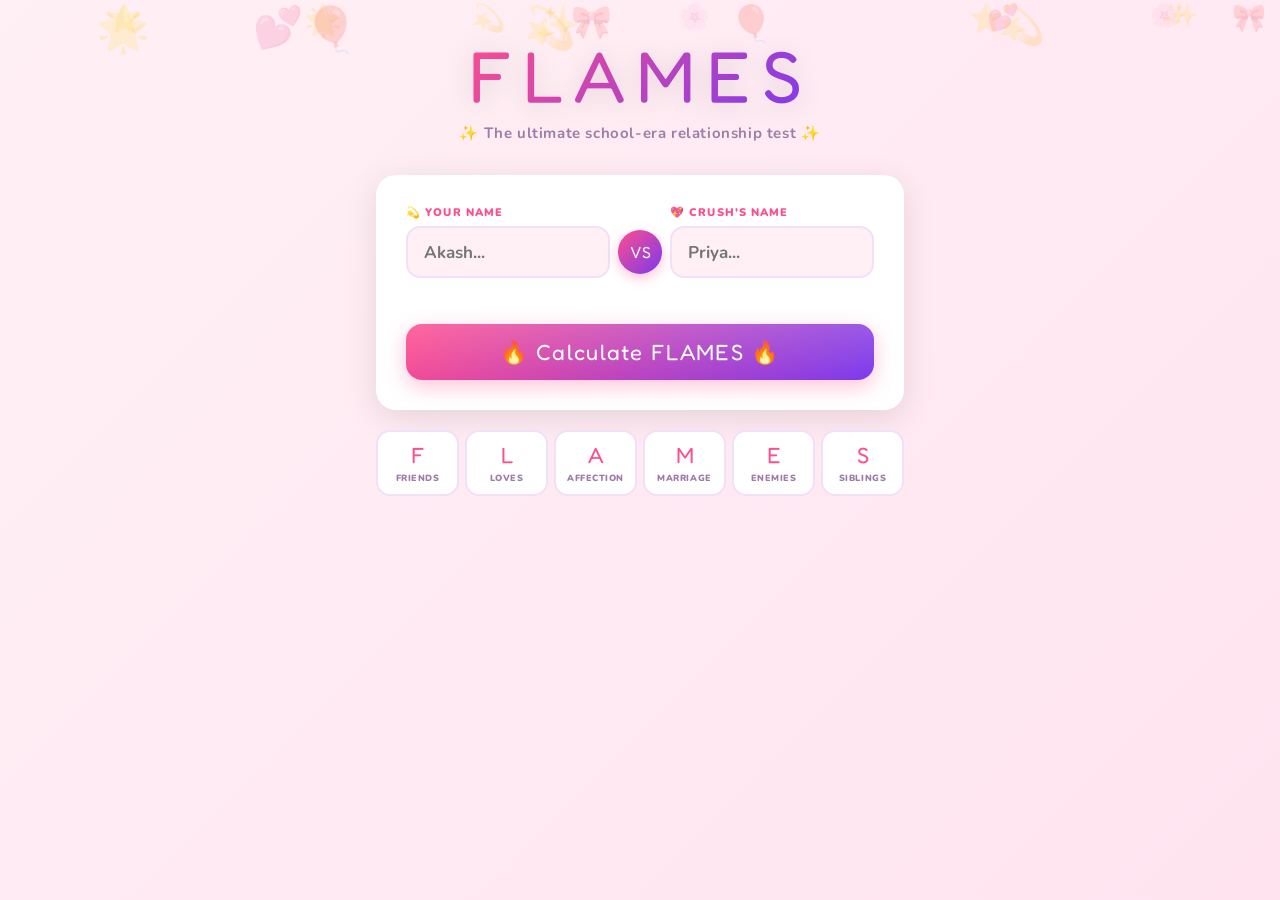
<file: frontend/index.html>
<!DOCTYPE html>
<html lang="en">
<head>
  <meta charset="UTF-8" />
  <meta name="viewport" content="width=device-width, initial-scale=1.0" />
  <title>FLAMES 🔥</title>
  <link href="https://fonts.googleapis.com/css2?family=Fredoka+One&family=Nunito:wght@400;600;700;800;900&display=swap" rel="stylesheet"/>
  <link rel="stylesheet" href="style.css"/>
</head>
<body>
<div id="floaties"></div>
<div id="particles"></div>
<div class="page">
  <header class="header">
    <div class="logo">FLAMES</div>
    <p class="tagline">✨ The ultimate school-era relationship test ✨</p>
  </header>
  <div class="card" id="input-card">
    <div class="duo-inputs">
      <div class="input-box">
        <span class="input-label">💫 Your Name</span>
        <input class="name-input" id="name1" placeholder="Akash..." autocomplete="off"/>
      </div>
      <div class="vs-circle">VS</div>
      <div class="input-box">
        <span class="input-label">💖 Crush's Name</span>
        <input class="name-input" id="name2" placeholder="Priya..." autocomplete="off"/>
      </div>
    </div>

    <p class="error-msg" id="err"></p>
    <button class="btn-calc" id="calc-btn" onclick="startFlames()">🔥 Calculate FLAMES 🔥</button>
  </div>
  <div class="legend" id="legend">
    <div class="leg-item" data-l="F"><span class="leg-l">F</span><span class="leg-w">Friends</span></div>
    <div class="leg-item" data-l="L"><span class="leg-l">L</span><span class="leg-w">Loves</span></div>
    <div class="leg-item" data-l="A"><span class="leg-l">A</span><span class="leg-w">Affection</span></div>
    <div class="leg-item" data-l="M"><span class="leg-l">M</span><span class="leg-w">Marriage</span></div>
    <div class="leg-item" data-l="E"><span class="leg-l">E</span><span class="leg-w">Enemies</span></div>
    <div class="leg-item" data-l="S"><span class="leg-l">S</span><span class="leg-w">Siblings</span></div>
  </div>
  <div id="anim-stage">
    <div class="stage-bg"></div>
    <div class="stage-inner">
      <div class="anim-title" id="anim-title">✏️ Let's do the FLAMES calculation...</div>
      <div class="name-tag" id="tag-n1"></div>
      <div class="name-letters-row" id="row-n1"></div>
      <div class="stage-divider" id="div1"></div>
      <div class="name-tag" id="tag-n2"></div>
      <div class="name-letters-row" id="row-n2"></div>
      <div class="stage-divider" id="div2" style="display:none">⬇️ Remaining Letters ⬇️</div>
      <div class="remaining-row" id="rem-row" style="display:none"></div>
      <div class="count-display" id="count-display" style="display:none"></div>
      <div class="flames-elim-row" id="flames-tiles" style="display:none"></div>
      <div class="elim-step-msg" id="elim-msg"></div>
    </div>
  </div>
  <div id="result-card">
    <div class="outcome-banner" id="ob"></div>
    <div class="story-card" id="story-card" style="display:none">
      <p class="story-body" id="story-body"></p>
    </div>
    <div class="bgm-card" id="bgm-card">
      <div class="bgm-title" id="bgm-title">🎵 Vibe Music</div>
      <div class="bgm-hint" id="bgm-hint"></div>
    </div>
    <button class="btn-reset" onclick="resetAll()">↺ Try Again!</button>
  </div>
</div>


<!-- Loading -->
<div id="loading">
  <span class="loader-emoji">🔥</span>
  <span class="loader-text">Reading the flames...</span>
</div>

<script src="app.js"></script>
</body>
</html>
</file>
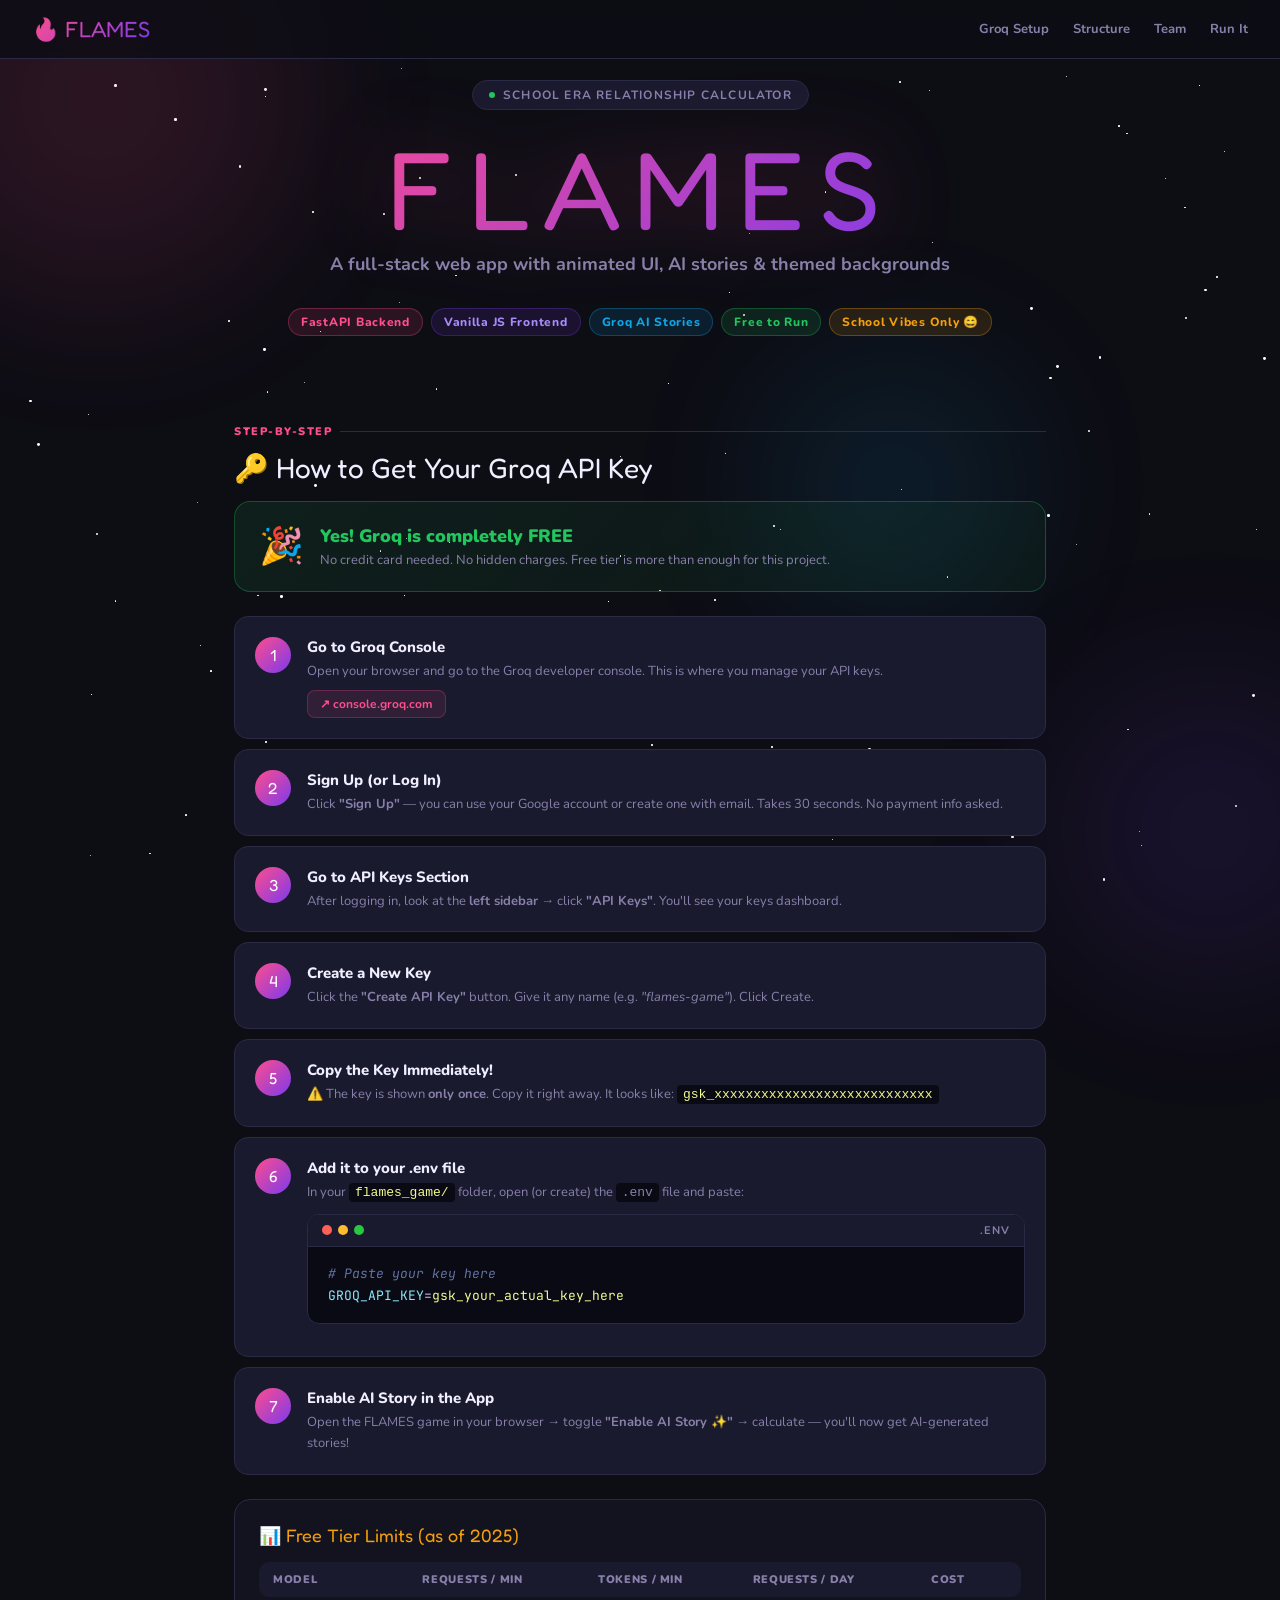
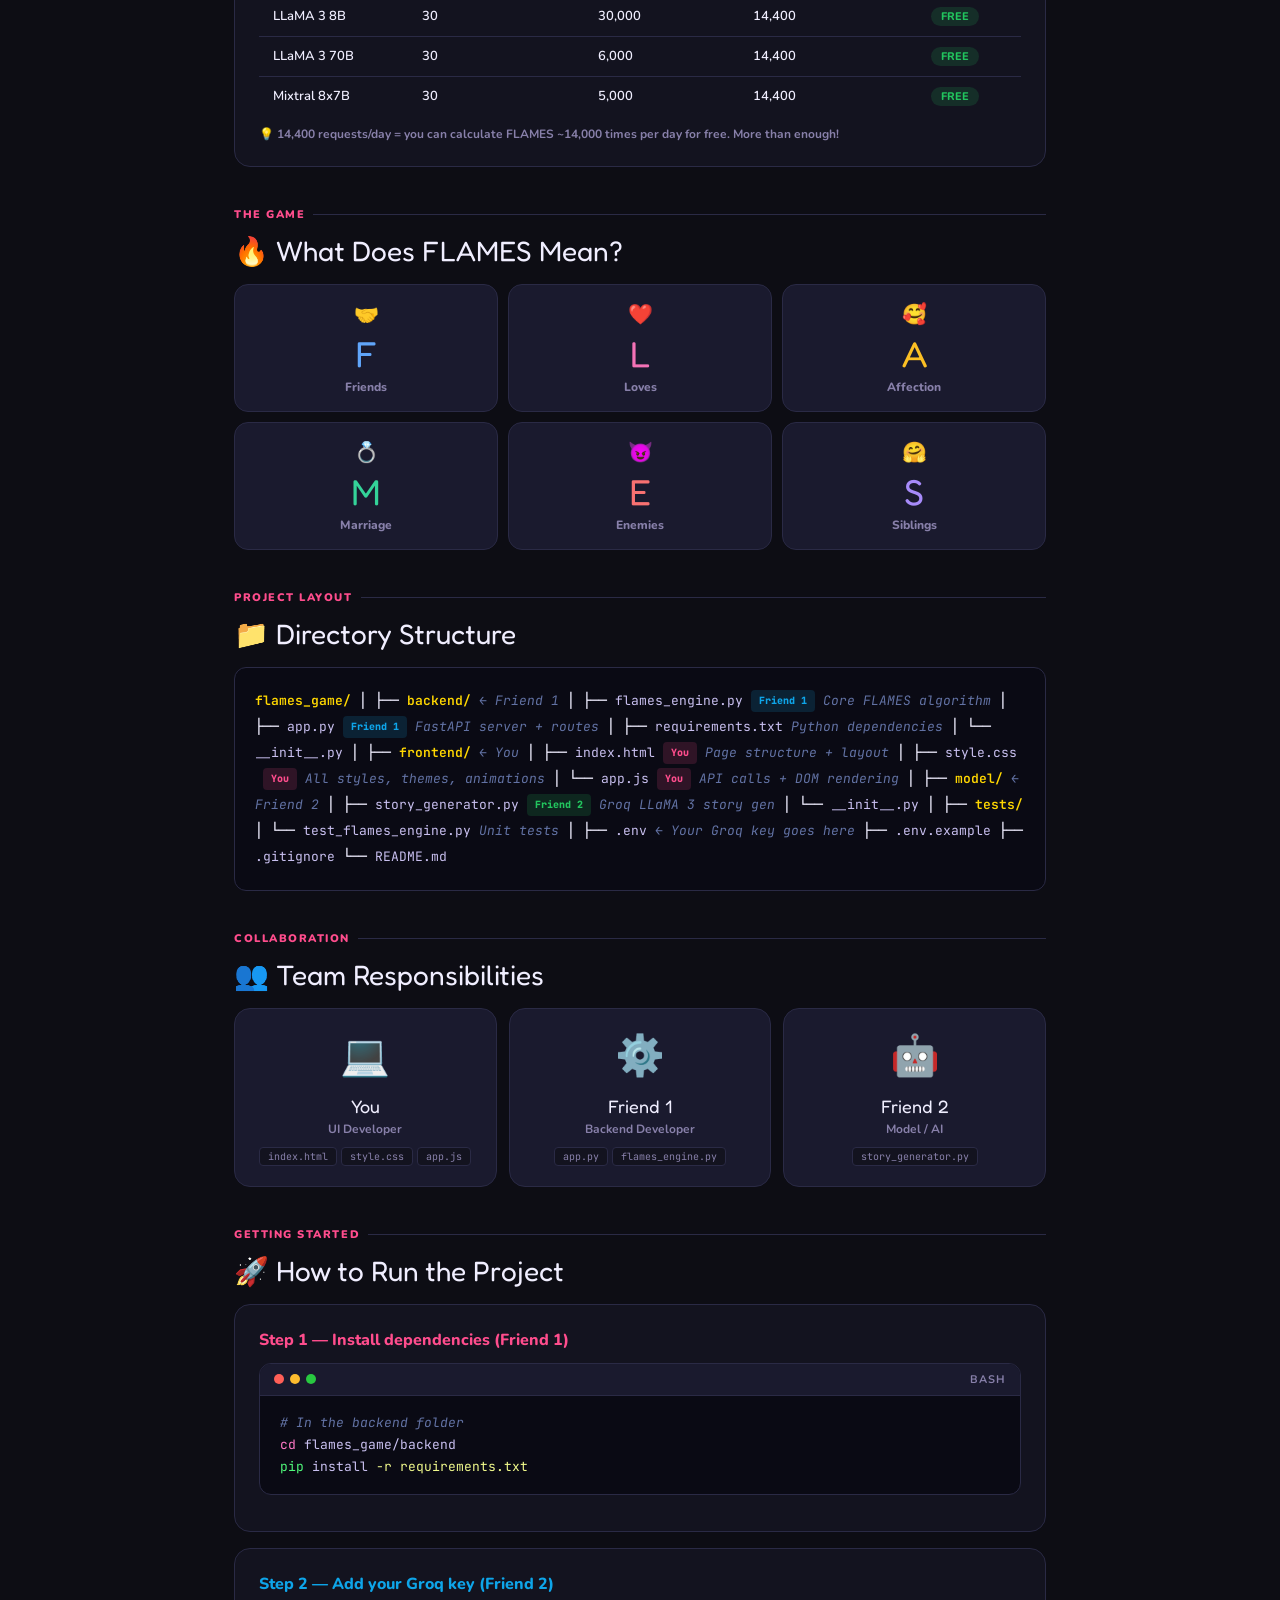
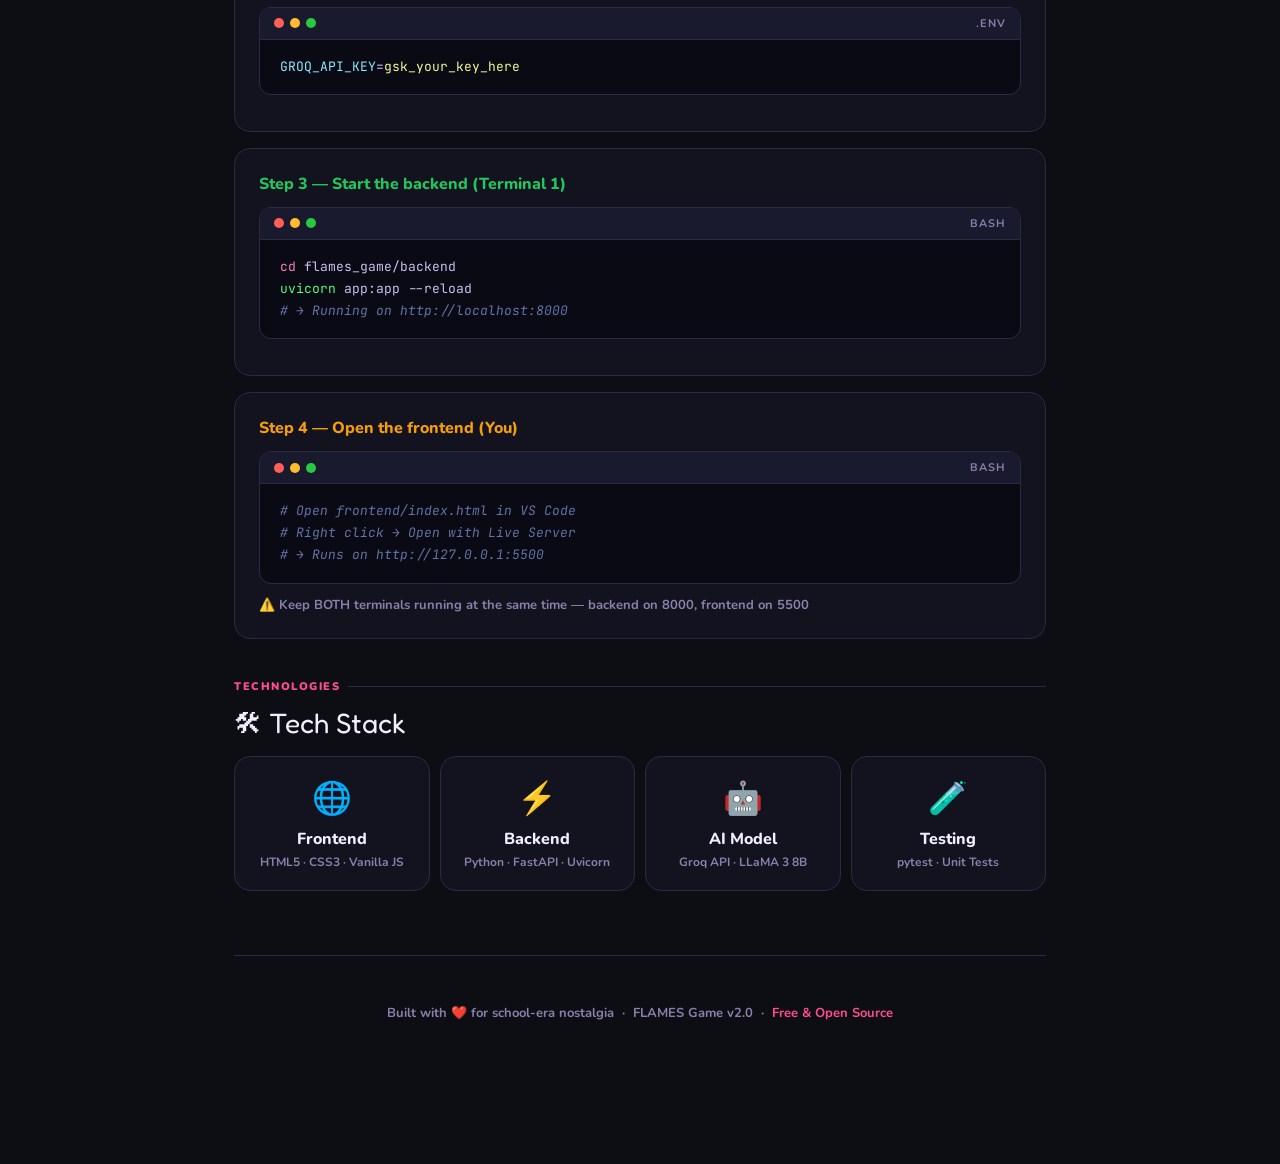
<file: FLAMES_README.html>
<!DOCTYPE html>
<html lang="en">
<head>
<meta charset="UTF-8"/>
<meta name="viewport" content="width=device-width,initial-scale=1.0"/>
<title>FLAMES Game — README</title>
<link href="https://fonts.googleapis.com/css2?family=Fredoka+One&family=Nunito:wght@400;600;700;800;900&family=JetBrains+Mono:wght@400;600&display=swap" rel="stylesheet"/>
<style>
:root{
  --bg:#0d0d14;
  --surface:#13131f;
  --surface2:#1a1a2e;
  --border:#2a2a45;
  --accent:#ff4d8d;
  --accent2:#7c3aed;
  --accent3:#0ea5e9;
  --green:#22c55e;
  --amber:#f59e0b;
  --text:#f0eeff;
  --muted:#8880aa;
  --code-bg:#0a0a14;
}
*,*::before,*::after{box-sizing:border-box;margin:0;padding:0;}
html{scroll-behavior:smooth;}
body{
  font-family:'Nunito',sans-serif;
  background:var(--bg);
  color:var(--text);
  min-height:100vh;
  overflow-x:hidden;
}

/* ── STARFIELD ── */
#stars{position:fixed;inset:0;z-index:0;pointer-events:none;overflow:hidden;}
.star{
  position:absolute;border-radius:50%;
  background:#fff;animation:twinkle linear infinite;
}
@keyframes twinkle{
  0%,100%{opacity:0.1;transform:scale(1);}
  50%{opacity:0.8;transform:scale(1.3);}
}

/* ── GLOW ORBS ── */
.orb{
  position:fixed;border-radius:50%;filter:blur(80px);
  pointer-events:none;z-index:0;opacity:0.12;
  animation:orbFloat 8s ease-in-out infinite;
}
.orb1{width:400px;height:400px;background:var(--accent);top:-100px;left:-100px;animation-delay:0s;}
.orb2{width:300px;height:300px;background:var(--accent2);bottom:-80px;right:-80px;animation-delay:-4s;}
.orb3{width:250px;height:250px;background:var(--accent3);top:40%;left:60%;animation-delay:-2s;}
@keyframes orbFloat{
  0%,100%{transform:translate(0,0);}
  33%{transform:translate(30px,-20px);}
  66%{transform:translate(-20px,30px);}
}

/* ── LAYOUT ── */
.wrap{position:relative;z-index:1;max-width:860px;margin:0 auto;padding:0 1.5rem 6rem;}

/* ── HERO ── */
.hero{
  text-align:center;padding:5rem 0 3rem;
  animation:heroIn 1s cubic-bezier(0.22,1,0.36,1) both;
}
@keyframes heroIn{from{opacity:0;transform:translateY(-40px);}to{opacity:1;transform:translateY(0);}}
.hero-badge{
  display:inline-flex;align-items:center;gap:8px;
  padding:6px 16px;border-radius:999px;
  border:1px solid var(--border);background:var(--surface2);
  font-size:12px;font-weight:700;color:var(--muted);
  letter-spacing:0.1em;text-transform:uppercase;margin-bottom:1.5rem;
  animation:badgePop 0.6s 0.3s cubic-bezier(0.34,1.56,0.64,1) both;
}
@keyframes badgePop{from{opacity:0;transform:scale(0.7);}to{opacity:1;transform:scale(1);}}
.hero-badge span{width:6px;height:6px;border-radius:50%;background:var(--green);display:inline-block;animation:blink 1.5s ease infinite;}
@keyframes blink{0%,100%{opacity:1;}50%{opacity:0.2;}}

.hero-title{
  font-family:'Fredoka One',cursive;
  font-size:clamp(64px,12vw,110px);
  letter-spacing:0.12em;
  background:linear-gradient(135deg,var(--accent) 0%,var(--accent2) 50%,var(--accent3) 100%);
  -webkit-background-clip:text;-webkit-text-fill-color:transparent;background-clip:text;
  line-height:1;margin-bottom:0.5rem;
  filter:drop-shadow(0 0 40px rgba(255,77,141,0.3));
  animation:titleShimmer 4s linear infinite;
  background-size:200%;
}
@keyframes titleShimmer{
  0%{background-position:0%;}
  100%{background-position:200%;}
}
.hero-sub{
  font-size:18px;color:var(--muted);font-weight:700;margin-bottom:2rem;
}
.hero-badges{display:flex;gap:8px;justify-content:center;flex-wrap:wrap;margin-bottom:2.5rem;}
.badge{
  padding:5px 12px;border-radius:999px;font-size:12px;font-weight:800;
  letter-spacing:0.06em;border:1px solid;
}
.badge-pink{background:rgba(255,77,141,0.12);color:var(--accent);border-color:rgba(255,77,141,0.3);}
.badge-purple{background:rgba(124,58,237,0.12);color:#a78bfa;border-color:rgba(124,58,237,0.3);}
.badge-blue{background:rgba(14,165,233,0.12);color:var(--accent3);border-color:rgba(14,165,233,0.3);}
.badge-green{background:rgba(34,197,94,0.12);color:var(--green);border-color:rgba(34,197,94,0.3);}
.badge-amber{background:rgba(245,158,11,0.12);color:var(--amber);border-color:rgba(245,158,11,0.3);}

/* ── SECTION ── */
.section{
  margin-bottom:2.5rem;
  opacity:0;transform:translateY(30px);
  transition:opacity 0.6s ease,transform 0.6s ease;
}
.section.visible{opacity:1;transform:translateY(0);}

.section-label{
  font-size:11px;font-weight:900;letter-spacing:0.14em;
  text-transform:uppercase;color:var(--accent);margin-bottom:0.75rem;
  display:flex;align-items:center;gap:8px;
}
.section-label::after{content:'';flex:1;height:1px;background:var(--border);}

.section-title{
  font-family:'Fredoka One',cursive;font-size:28px;
  color:var(--text);margin-bottom:1rem;
}

/* ── CARDS ── */
.card{
  background:var(--surface);border:1px solid var(--border);
  border-radius:16px;padding:1.5rem;margin-bottom:1rem;
  transition:border-color 0.2s,box-shadow 0.2s,transform 0.2s;
}
.card:hover{border-color:rgba(255,77,141,0.3);box-shadow:0 8px 32px rgba(255,77,141,0.08);transform:translateY(-2px);}

/* ── GROQ GUIDE ── */
.steps-list{counter-reset:steps;list-style:none;}
.steps-list li{
  counter-increment:steps;
  display:flex;gap:16px;align-items:flex-start;
  padding:1.25rem;border-radius:14px;
  background:var(--surface2);border:1px solid var(--border);
  margin-bottom:10px;transition:all 0.2s;
}
.steps-list li:hover{border-color:rgba(255,77,141,0.3);transform:translateX(4px);}
.step-num{
  min-width:36px;height:36px;border-radius:50%;
  background:linear-gradient(135deg,var(--accent),var(--accent2));
  display:flex;align-items:center;justify-content:center;
  font-family:'Fredoka One',cursive;font-size:16px;color:#fff;flex-shrink:0;
}
.step-content{flex:1;}
.step-title{font-weight:800;font-size:15px;color:var(--text);margin-bottom:4px;}
.step-desc{font-size:13px;color:var(--muted);line-height:1.6;}
.step-url{
  display:inline-flex;align-items:center;gap:6px;margin-top:8px;
  padding:5px 12px;border-radius:8px;
  background:rgba(255,77,141,0.1);border:1px solid rgba(255,77,141,0.25);
  color:var(--accent);font-size:12px;font-weight:700;text-decoration:none;
  transition:background 0.2s;
}
.step-url:hover{background:rgba(255,77,141,0.2);}

/* FREE BANNER */
.free-banner{
  background:linear-gradient(135deg,rgba(34,197,94,0.1),rgba(34,197,94,0.05));
  border:1px solid rgba(34,197,94,0.3);border-radius:16px;
  padding:1.25rem 1.5rem;display:flex;align-items:center;gap:16px;margin-bottom:1.5rem;
  animation:glowGreen 3s ease-in-out infinite;
}
@keyframes glowGreen{
  0%,100%{box-shadow:0 0 0 0 rgba(34,197,94,0);}
  50%{box-shadow:0 0 20px rgba(34,197,94,0.15);}
}
.free-banner-icon{font-size:36px;}
.free-banner-text strong{font-size:18px;color:var(--green);display:block;font-weight:900;}
.free-banner-text span{font-size:13px;color:var(--muted);}

/* LIMITS TABLE */
.limits-table{width:100%;border-collapse:separate;border-spacing:0;font-size:13px;}
.limits-table th{
  padding:10px 14px;background:var(--surface2);color:var(--muted);
  font-weight:900;letter-spacing:0.06em;text-transform:uppercase;font-size:11px;
  text-align:left;
}
.limits-table th:first-child{border-radius:10px 0 0 10px;}
.limits-table th:last-child{border-radius:0 10px 10px 0;}
.limits-table td{padding:10px 14px;border-bottom:1px solid var(--border);color:var(--text);font-weight:600;}
.limits-table tr:last-child td{border-bottom:none;}
.chip{
  display:inline-block;padding:2px 10px;border-radius:999px;
  font-size:11px;font-weight:800;
}
.chip-green{background:rgba(34,197,94,0.15);color:var(--green);}
.chip-amber{background:rgba(245,158,11,0.15);color:var(--amber);}

/* ── CODE BLOCKS ── */
.code-block{
  background:var(--code-bg);border:1px solid var(--border);
  border-radius:12px;overflow:hidden;margin:0.75rem 0;
}
.code-header{
  display:flex;align-items:center;justify-content:space-between;
  padding:8px 14px;border-bottom:1px solid var(--border);
  background:var(--surface2);
}
.code-lang{font-size:11px;font-weight:700;color:var(--muted);letter-spacing:0.08em;text-transform:uppercase;}
.code-dots{display:flex;gap:6px;}
.code-dots span{width:10px;height:10px;border-radius:50%;}
.dot-r{background:#ff5f57;}.dot-y{background:#febc2e;}.dot-g{background:#28c840;}
.code-body{padding:1rem 1.25rem;overflow-x:auto;}
.code-body pre{font-family:'JetBrains Mono',monospace;font-size:13px;line-height:1.7;color:#c9c0f0;}
.kw{color:#ff79c6;}.str{color:#f1fa8c;}.cm{color:#6272a4;font-style:italic;}
.fn{color:#50fa7b;}.var{color:#8be9fd;}.num{color:#bd93f9;}

/* ── DIR TREE ── */
.tree{
  font-family:'JetBrains Mono',monospace;font-size:13px;
  background:var(--code-bg);border:1px solid var(--border);border-radius:12px;
  padding:1.25rem;line-height:2;
}
.tree-folder{color:#ffd700;font-weight:600;}
.tree-file{color:#c9c0f0;}
.tree-comment{color:#6272a4;font-style:italic;}
.tree-owner{
  display:inline-block;padding:1px 8px;border-radius:4px;
  font-size:10px;font-weight:800;margin-left:8px;vertical-align:middle;
}
.own-you{background:rgba(255,77,141,0.15);color:var(--accent);}
.own-f1{background:rgba(14,165,233,0.15);color:var(--accent3);}
.own-f2{background:rgba(34,197,94,0.15);color:var(--green);}

/* ── TEAM CARDS ── */
.team-grid{display:grid;grid-template-columns:repeat(auto-fit,minmax(220px,1fr));gap:12px;margin-top:1rem;}
.team-card{
  background:var(--surface2);border:1px solid var(--border);
  border-radius:16px;padding:1.25rem;text-align:center;
  transition:all 0.3s;position:relative;overflow:hidden;
}
.team-card::before{
  content:'';position:absolute;inset:0;
  background:linear-gradient(135deg,var(--tc-a),transparent);
  opacity:0;transition:opacity 0.3s;
}
.team-card:hover::before{opacity:0.08;}
.team-card:hover{transform:translateY(-4px);}
.tc-you{--tc-a:var(--accent);}
.tc-f1{--tc-a:var(--accent3);}
.tc-f2{--tc-a:var(--green);}
.tc-avatar{font-size:40px;margin-bottom:0.75rem;display:block;}
.tc-role{font-family:'Fredoka One',cursive;font-size:18px;color:var(--text);}
.tc-who{font-size:12px;font-weight:700;color:var(--muted);margin:4px 0 10px;}
.tc-files{display:flex;flex-wrap:wrap;gap:4px;justify-content:center;}
.tc-file{
  font-size:10px;font-family:'JetBrains Mono',monospace;
  padding:2px 8px;border-radius:4px;background:var(--surface);
  border:1px solid var(--border);color:var(--muted);
}

/* ── FLAMES LEGEND ── */
.flames-grid{display:grid;grid-template-columns:repeat(3,1fr);gap:10px;margin-top:1rem;}
.fl-card{
  background:var(--surface2);border:1px solid var(--border);
  border-radius:14px;padding:1rem;text-align:center;
  transition:all 0.2s;cursor:default;
}
.fl-card:hover{transform:scale(1.05);}
.fl-letter{font-family:'Fredoka One',cursive;font-size:36px;margin-bottom:4px;}
.fl-label{font-size:12px;font-weight:800;color:var(--muted);}
.fl-emoji{font-size:20px;margin-bottom:4px;display:block;}
.fl-f{color:#60a5fa;}.fl-l{color:#f472b6;}.fl-a{color:#fbbf24;}
.fl-m{color:#34d399;}.fl-e{color:#f87171;}.fl-s{color:#a78bfa;}

/* ── SCROLL PROGRESS ── */
#progress{
  position:fixed;top:0;left:0;height:3px;z-index:999;
  background:linear-gradient(90deg,var(--accent),var(--accent2),var(--accent3));
  transition:width 0.1s;
}

/* ── NAV ── */
.nav{
  position:fixed;top:0;left:0;right:0;z-index:100;
  display:flex;align-items:center;justify-content:space-between;
  padding:1rem 2rem;
  background:rgba(13,13,20,0.8);backdrop-filter:blur(12px);
  border-bottom:1px solid var(--border);
}
.nav-logo{font-family:'Fredoka One',cursive;font-size:22px;
  background:linear-gradient(135deg,var(--accent),var(--accent2));
  -webkit-background-clip:text;-webkit-text-fill-color:transparent;background-clip:text;}
.nav-links{display:flex;gap:1.5rem;}
.nav-links a{font-size:13px;font-weight:700;color:var(--muted);text-decoration:none;transition:color 0.2s;}
.nav-links a:hover{color:var(--text);}

/* ── FOOTER ── */
.footer{
  text-align:center;padding:3rem 0;color:var(--muted);
  font-size:13px;font-weight:700;border-top:1px solid var(--border);
  margin-top:3rem;
}
.footer span{color:var(--accent);}

@media(max-width:600px){
  .nav-links{display:none;}
  .hero-title{font-size:56px;}
  .flames-grid{grid-template-columns:repeat(2,1fr);}
  .team-grid{grid-template-columns:1fr;}
}
</style>
</head>
<body>

<div id="progress"></div>

<!-- Starfield -->
<div id="stars"></div>
<div class="orb orb1"></div>
<div class="orb orb2"></div>
<div class="orb orb3"></div>

<!-- Nav -->
<nav class="nav">
  <span class="nav-logo">🔥 FLAMES</span>
  <div class="nav-links">
    <a href="#groq">Groq Setup</a>
    <a href="#structure">Structure</a>
    <a href="#team">Team</a>
    <a href="#run">Run It</a>
  </div>
</nav>

<div class="wrap">

  <!-- HERO -->
  <div class="hero">
    <div class="hero-badge"><span></span> School Era Relationship Calculator</div>
    <div class="hero-title">FLAMES</div>
    <p class="hero-sub">A full-stack web app with animated UI, AI stories & themed backgrounds</p>
    <div class="hero-badges">
      <span class="badge badge-pink">FastAPI Backend</span>
      <span class="badge badge-purple">Vanilla JS Frontend</span>
      <span class="badge badge-blue">Groq AI Stories</span>
      <span class="badge badge-green">Free to Run</span>
      <span class="badge badge-amber">School Vibes Only 😄</span>
    </div>
  </div>

  <!-- ══ GROQ GUIDE ══ -->
  <div class="section" id="groq">
    <div class="section-label">Step-by-step</div>
    <div class="section-title">🔑 How to Get Your Groq API Key</div>

    <div class="free-banner">
      <div class="free-banner-icon">🎉</div>
      <div class="free-banner-text">
        <strong>Yes! Groq is completely FREE</strong>
        <span>No credit card needed. No hidden charges. Free tier is more than enough for this project.</span>
      </div>
    </div>

    <ol class="steps-list">
      <li>
        <div class="step-num">1</div>
        <div class="step-content">
          <div class="step-title">Go to Groq Console</div>
          <div class="step-desc">Open your browser and go to the Groq developer console. This is where you manage your API keys.</div>
          <a class="step-url" href="https://console.groq.com" target="_blank">↗ console.groq.com</a>
        </div>
      </li>
      <li>
        <div class="step-num">2</div>
        <div class="step-content">
          <div class="step-title">Sign Up (or Log In)</div>
          <div class="step-desc">Click <strong>"Sign Up"</strong> — you can use your Google account or create one with email. Takes 30 seconds. No payment info asked.</div>
        </div>
      </li>
      <li>
        <div class="step-num">3</div>
        <div class="step-content">
          <div class="step-title">Go to API Keys Section</div>
          <div class="step-desc">After logging in, look at the <strong>left sidebar</strong> → click <strong>"API Keys"</strong>. You'll see your keys dashboard.</div>
        </div>
      </li>
      <li>
        <div class="step-num">4</div>
        <div class="step-content">
          <div class="step-title">Create a New Key</div>
          <div class="step-desc">Click the <strong>"Create API Key"</strong> button. Give it any name (e.g. <em>"flames-game"</em>). Click Create.</div>
        </div>
      </li>
      <li>
        <div class="step-num">5</div>
        <div class="step-content">
          <div class="step-title">Copy the Key Immediately!</div>
          <div class="step-desc">⚠️ The key is shown <strong>only once</strong>. Copy it right away. It looks like: <code style="background:var(--code-bg);padding:2px 6px;border-radius:4px;font-family:monospace;color:#f1fa8c;">gsk_xxxxxxxxxxxxxxxxxxxxxxxxxxxx</code></div>
        </div>
      </li>
      <li>
        <div class="step-num">6</div>
        <div class="step-content">
          <div class="step-title">Add it to your .env file</div>
          <div class="step-desc">In your <code style="background:var(--code-bg);padding:2px 6px;border-radius:4px;font-family:monospace;color:#f1fa8c;">flames_game/</code> folder, open (or create) the <code style="background:var(--code-bg);padding:2px 6px;border-radius:4px;font-family:monospace;">.env</code> file and paste:</div>
          <div class="code-block" style="margin-top:10px;">
            <div class="code-header">
              <div class="code-dots"><span class="dot-r"></span><span class="dot-y"></span><span class="dot-g"></span></div>
              <span class="code-lang">.env</span>
            </div>
            <div class="code-body"><pre><span class="cm"># Paste your key here</span>
<span class="var">GROQ_API_KEY</span>=<span class="str">gsk_your_actual_key_here</span></pre></div>
          </div>
        </div>
      </li>
      <li>
        <div class="step-num">7</div>
        <div class="step-content">
          <div class="step-title">Enable AI Story in the App</div>
          <div class="step-desc">Open the FLAMES game in your browser → toggle <strong>"Enable AI Story ✨"</strong> → calculate — you'll now get AI-generated stories!</div>
        </div>
      </li>
    </ol>

    <div class="card" style="margin-top:1.5rem;">
      <div style="font-family:'Fredoka One',cursive;font-size:18px;color:var(--amber);margin-bottom:1rem;">📊 Free Tier Limits (as of 2025)</div>
      <table class="limits-table">
        <tr><th>Model</th><th>Requests / Min</th><th>Tokens / Min</th><th>Requests / Day</th><th>Cost</th></tr>
        <tr><td>LLaMA 3 8B</td><td>30</td><td>30,000</td><td>14,400</td><td><span class="chip chip-green">FREE</span></td></tr>
        <tr><td>LLaMA 3 70B</td><td>30</td><td>6,000</td><td>14,400</td><td><span class="chip chip-green">FREE</span></td></tr>
        <tr><td>Mixtral 8x7B</td><td>30</td><td>5,000</td><td>14,400</td><td><span class="chip chip-green">FREE</span></td></tr>
      </table>
      <p style="font-size:12px;color:var(--muted);margin-top:10px;font-weight:700;">💡 14,400 requests/day = you can calculate FLAMES ~14,000 times per day for free. More than enough!</p>
    </div>
  </div>

  <!-- ══ WHAT IS FLAMES ══ -->
  <div class="section">
    <div class="section-label">The Game</div>
    <div class="section-title">🔥 What Does FLAMES Mean?</div>
    <div class="flames-grid">
      <div class="fl-card"><span class="fl-emoji">🤝</span><div class="fl-letter fl-f">F</div><div class="fl-label">Friends</div></div>
      <div class="fl-card"><span class="fl-emoji">❤️</span><div class="fl-letter fl-l">L</div><div class="fl-label">Loves</div></div>
      <div class="fl-card"><span class="fl-emoji">🥰</span><div class="fl-letter fl-a">A</div><div class="fl-label">Affection</div></div>
      <div class="fl-card"><span class="fl-emoji">💍</span><div class="fl-letter fl-m">M</div><div class="fl-label">Marriage</div></div>
      <div class="fl-card"><span class="fl-emoji">😈</span><div class="fl-letter fl-e">E</div><div class="fl-label">Enemies</div></div>
      <div class="fl-card"><span class="fl-emoji">🤗</span><div class="fl-letter fl-s">S</div><div class="fl-label">Siblings</div></div>
    </div>
  </div>

  <!-- ══ DIRECTORY STRUCTURE ══ -->
  <div class="section" id="structure">
    <div class="section-label">Project Layout</div>
    <div class="section-title">📁 Directory Structure</div>
    <div class="tree">
<span class="tree-folder">flames_game/</span>
│
├── <span class="tree-folder">backend/</span><span class="tree-comment">                    ← Friend 1</span>
│   ├── <span class="tree-file">flames_engine.py</span><span class="tree-owner own-f1">Friend 1</span><span class="tree-comment">    Core FLAMES algorithm</span>
│   ├── <span class="tree-file">app.py</span><span class="tree-owner own-f1">Friend 1</span><span class="tree-comment">            FastAPI server + routes</span>
│   ├── <span class="tree-file">requirements.txt</span><span class="tree-comment">         Python dependencies</span>
│   └── <span class="tree-file">__init__.py</span>
│
├── <span class="tree-folder">frontend/</span><span class="tree-comment">                   ← You</span>
│   ├── <span class="tree-file">index.html</span><span class="tree-owner own-you">You</span><span class="tree-comment">           Page structure + layout</span>
│   ├── <span class="tree-file">style.css</span><span class="tree-owner own-you">You</span><span class="tree-comment">            All styles, themes, animations</span>
│   └── <span class="tree-file">app.js</span><span class="tree-owner own-you">You</span><span class="tree-comment">               API calls + DOM rendering</span>
│
├── <span class="tree-folder">model/</span><span class="tree-comment">                      ← Friend 2</span>
│   ├── <span class="tree-file">story_generator.py</span><span class="tree-owner own-f2">Friend 2</span><span class="tree-comment">  Groq LLaMA 3 story gen</span>
│   └── <span class="tree-file">__init__.py</span>
│
├── <span class="tree-folder">tests/</span>
│   └── <span class="tree-file">test_flames_engine.py</span><span class="tree-comment">    Unit tests</span>
│
├── <span class="tree-file">.env</span><span class="tree-comment">                        ← Your Groq key goes here</span>
├── <span class="tree-file">.env.example</span>
├── <span class="tree-file">.gitignore</span>
└── <span class="tree-file">README.md</span>
    </div>
  </div>

  <!-- ══ TEAM ══ -->
  <div class="section" id="team">
    <div class="section-label">Collaboration</div>
    <div class="section-title">👥 Team Responsibilities</div>
    <div class="team-grid">
      <div class="team-card tc-you">
        <span class="tc-avatar">💻</span>
        <div class="tc-role">You</div>
        <div class="tc-who">UI Developer</div>
        <div class="tc-files">
          <span class="tc-file">index.html</span>
          <span class="tc-file">style.css</span>
          <span class="tc-file">app.js</span>
        </div>
      </div>
      <div class="team-card tc-f1">
        <span class="tc-avatar">⚙️</span>
        <div class="tc-role">Friend 1</div>
        <div class="tc-who">Backend Developer</div>
        <div class="tc-files">
          <span class="tc-file">app.py</span>
          <span class="tc-file">flames_engine.py</span>
        </div>
      </div>
      <div class="team-card tc-f2">
        <span class="tc-avatar">🤖</span>
        <div class="tc-role">Friend 2</div>
        <div class="tc-who">Model / AI</div>
        <div class="tc-files">
          <span class="tc-file">story_generator.py</span>
        </div>
      </div>
    </div>
  </div>

  <!-- ══ HOW TO RUN ══ -->
  <div class="section" id="run">
    <div class="section-label">Getting Started</div>
    <div class="section-title">🚀 How to Run the Project</div>

    <div class="card">
      <div style="font-weight:800;color:var(--accent);margin-bottom:12px;">Step 1 — Install dependencies (Friend 1)</div>
      <div class="code-block">
        <div class="code-header">
          <div class="code-dots"><span class="dot-r"></span><span class="dot-y"></span><span class="dot-g"></span></div>
          <span class="code-lang">bash</span>
        </div>
        <div class="code-body"><pre><span class="cm"># In the backend folder</span>
<span class="kw">cd</span> flames_game/backend
<span class="fn">pip</span> install <span class="str">-r requirements.txt</span></pre></div>
      </div>
    </div>

    <div class="card">
      <div style="font-weight:800;color:var(--accent3);margin-bottom:12px;">Step 2 — Add your Groq key (Friend 2)</div>
      <div class="code-block">
        <div class="code-header">
          <div class="code-dots"><span class="dot-r"></span><span class="dot-y"></span><span class="dot-g"></span></div>
          <span class="code-lang">.env</span>
        </div>
        <div class="code-body"><pre><span class="var">GROQ_API_KEY</span>=<span class="str">gsk_your_key_here</span></pre></div>
      </div>
    </div>

    <div class="card">
      <div style="font-weight:800;color:var(--green);margin-bottom:12px;">Step 3 — Start the backend (Terminal 1)</div>
      <div class="code-block">
        <div class="code-header">
          <div class="code-dots"><span class="dot-r"></span><span class="dot-y"></span><span class="dot-g"></span></div>
          <span class="code-lang">bash</span>
        </div>
        <div class="code-body"><pre><span class="kw">cd</span> flames_game/backend
<span class="fn">uvicorn</span> app:app --reload
<span class="cm"># → Running on http://localhost:8000</span></pre></div>
      </div>
    </div>

    <div class="card">
      <div style="font-weight:800;color:var(--amber);margin-bottom:12px;">Step 4 — Open the frontend (You)</div>
      <div class="code-block">
        <div class="code-header">
          <div class="code-dots"><span class="dot-r"></span><span class="dot-y"></span><span class="dot-g"></span></div>
          <span class="code-lang">bash</span>
        </div>
        <div class="code-body"><pre><span class="cm"># Open frontend/index.html in VS Code</span>
<span class="cm"># Right click → Open with Live Server</span>
<span class="cm"># → Runs on http://127.0.0.1:5500</span></pre></div>
      </div>
      <p style="font-size:13px;color:var(--muted);margin-top:12px;font-weight:700;">⚠️ Keep BOTH terminals running at the same time — backend on 8000, frontend on 5500</p>
    </div>
  </div>

  <!-- ══ TECH STACK ══ -->
  <div class="section">
    <div class="section-label">Technologies</div>
    <div class="section-title">🛠 Tech Stack</div>
    <div style="display:grid;grid-template-columns:repeat(auto-fit,minmax(180px,1fr));gap:10px;margin-top:1rem;">
      <div class="card" style="text-align:center;padding:1.25rem;">
        <div style="font-size:32px;margin-bottom:8px;">🌐</div>
        <div style="font-weight:800;color:var(--text);">Frontend</div>
        <div style="font-size:12px;color:var(--muted);margin-top:4px;font-weight:700;">HTML5 · CSS3 · Vanilla JS</div>
      </div>
      <div class="card" style="text-align:center;padding:1.25rem;">
        <div style="font-size:32px;margin-bottom:8px;">⚡</div>
        <div style="font-weight:800;color:var(--text);">Backend</div>
        <div style="font-size:12px;color:var(--muted);margin-top:4px;font-weight:700;">Python · FastAPI · Uvicorn</div>
      </div>
      <div class="card" style="text-align:center;padding:1.25rem;">
        <div style="font-size:32px;margin-bottom:8px;">🤖</div>
        <div style="font-weight:800;color:var(--text);">AI Model</div>
        <div style="font-size:12px;color:var(--muted);margin-top:4px;font-weight:700;">Groq API · LLaMA 3 8B</div>
      </div>
      <div class="card" style="text-align:center;padding:1.25rem;">
        <div style="font-size:32px;margin-bottom:8px;">🧪</div>
        <div style="font-weight:800;color:var(--text);">Testing</div>
        <div style="font-size:12px;color:var(--muted);margin-top:4px;font-weight:700;">pytest · Unit Tests</div>
      </div>
    </div>
  </div>

  <footer class="footer">
    Built with <span>❤️</span> for school-era nostalgia &nbsp;·&nbsp; FLAMES Game v2.0 &nbsp;·&nbsp; <span>Free & Open Source</span>
  </footer>

</div>

<script>
// Starfield
const starsEl = document.getElementById('stars');
for(let i=0;i<120;i++){
  const s=document.createElement('div');
  s.className='star';
  const sz=Math.random()*2.5+0.5;
  s.style.cssText=`
    width:${sz}px;height:${sz}px;
    left:${Math.random()*100}%;top:${Math.random()*100}%;
    animation-duration:${2+Math.random()*4}s;
    animation-delay:${-Math.random()*6}s;
  `;
  starsEl.appendChild(s);
}

// Scroll progress
window.addEventListener('scroll',()=>{
  const h=document.documentElement;
  const pct=(h.scrollTop/(h.scrollHeight-h.clientHeight))*100;
  document.getElementById('progress').style.width=pct+'%';
});

// Scroll reveal
const observer=new IntersectionObserver(entries=>{
  entries.forEach(e=>{if(e.isIntersecting)e.target.classList.add('visible');});
},{threshold:0.1});
document.querySelectorAll('.section').forEach(s=>observer.observe(s));
</script>
</body>
</html>
</file>
<file: frontend/style.css>
/* FLAMES Game - Full Redesign */
:root {
  --bg1:#fff0f5; --bg2:#ffe4f0;
  --accent:#ff4d8d; --accent2:#7c3aed;
  --card:#fff; --text:#1a0a1e; --muted:#9e7da8;
  --radius:20px;
}
body.theme-friends   { --bg1:#e8f4ff;--bg2:#d0eaff;--accent:#2563eb;--accent2:#0ea5e9; }
body.theme-loves     { --bg1:#fff0f5;--bg2:#ffe0ec;--accent:#e11d48;--accent2:#f43f5e; }
body.theme-affection { --bg1:#fffbeb;--bg2:#fef3c7;--accent:#d97706;--accent2:#f59e0b; }
body.theme-marriage  { --bg1:#f0fdf4;--bg2:#dcfce7;--accent:#16a34a;--accent2:#22c55e; }
body.theme-enemies   { --bg1:#1a0000;--bg2:#2d0000;--accent:#ef4444;--accent2:#dc2626;--card:#2a0a0a;--text:#ffd0d0;--muted:#ff9999; }
body.theme-siblings  { --bg1:#fdf4ff;--bg2:#f3e8ff;--accent:#7c3aed;--accent2:#a855f7; }

*,*::before,*::after{box-sizing:border-box;margin:0;padding:0;}
body {
  font-family:'Nunito',sans-serif;
  background:linear-gradient(135deg,var(--bg1) 0%,var(--bg2) 100%);
  min-height:100vh; color:var(--text);
  transition:background 0.8s ease,color 0.4s;
  overflow-x:hidden;
}
#floaties{position:fixed;inset:0;pointer-events:none;z-index:0;overflow:hidden;}
.floaty{position:absolute;font-size:2rem;animation:floatUp linear infinite;opacity:0.18;}
@keyframes floatUp{
  0%{transform:translateY(110vh) rotate(0deg);opacity:0;}
  10%{opacity:0.18;}90%{opacity:0.18;}
  100%{transform:translateY(-10vh) rotate(720deg);opacity:0;}
}
#particles{position:fixed;inset:0;pointer-events:none;z-index:0;}
.particle{position:absolute;width:8px;height:8px;border-radius:50%;animation:particleFall linear infinite;opacity:0;}
@keyframes particleFall{
  0%{transform:translateY(-10px) rotate(0deg);opacity:1;}
  100%{transform:translateY(110vh) rotate(720deg);opacity:0;}
}

.page{position:relative;z-index:1;max-width:560px;margin:0 auto;padding:2rem 1rem 4rem;}

/* HEADER */
.header{text-align:center;margin-bottom:2rem;}
.logo{
  font-family:'Fredoka One',cursive;font-size:72px;letter-spacing:0.15em;
  background:linear-gradient(135deg,var(--accent),var(--accent2));
  -webkit-background-clip:text;-webkit-text-fill-color:transparent;background-clip:text;
  animation:logoBounce 2s ease-in-out infinite;display:inline-block;
  filter:drop-shadow(0 4px 12px rgba(0,0,0,0.12));
}
@keyframes logoBounce{0%,100%{transform:translateY(0) scale(1);}50%{transform:translateY(-6px) scale(1.03);}}
.tagline{font-size:15px;color:var(--muted);font-weight:700;margin-top:4px;letter-spacing:0.04em;}

/* CARD */
.card{
  background:var(--card);border-radius:var(--radius);padding:1.75rem;
  box-shadow:0 8px 32px rgba(0,0,0,0.10);margin-bottom:1.25rem;
  transition:background 0.4s;border:2px solid rgba(255,255,255,0.6);
}

/* INPUTS */
.duo-inputs{display:grid;grid-template-columns:1fr auto 1fr;align-items:flex-end;gap:8px;margin-bottom:1.25rem;}
.input-box{display:flex;flex-direction:column;gap:6px;}
.input-label{font-size:11px;font-weight:900;letter-spacing:0.1em;text-transform:uppercase;color:var(--accent);}
.name-input{
  height:52px;border:2.5px solid #f0e0f8;border-radius:14px;padding:0 16px;
  font-family:'Nunito',sans-serif;font-size:17px;font-weight:700;color:var(--text);
  background:var(--bg1);outline:none;transition:border-color 0.2s,box-shadow 0.2s,transform 0.15s;width:100%;
}
.name-input:focus{border-color:var(--accent);box-shadow:0 0 0 4px rgba(255,77,141,0.12);transform:scale(1.02);}
.vs-circle{
  width:44px;height:44px;border-radius:50%;
  background:linear-gradient(135deg,var(--accent),var(--accent2));
  display:flex;align-items:center;justify-content:center;
  font-family:'Fredoka One',cursive;font-size:16px;color:#fff;
  box-shadow:0 4px 12px rgba(255,77,141,0.35);flex-shrink:0;margin-bottom:4px;
}
.toggle-row{display:flex;align-items:center;gap:10px;font-size:14px;font-weight:700;color:var(--muted);margin-bottom:1rem;cursor:pointer;user-select:none;}
.toggle-row input{display:none;}
.tog{width:44px;height:24px;background:#e0d0f0;border-radius:999px;position:relative;transition:background 0.2s;flex-shrink:0;}
.tog::after{content:'';position:absolute;width:18px;height:18px;background:#fff;border-radius:50%;top:3px;left:3px;transition:transform 0.2s;box-shadow:0 2px 4px rgba(0,0,0,0.15);}
.toggle-row input:checked+.tog{background:var(--accent);}
.toggle-row input:checked+.tog::after{transform:translateX(20px);}
.error-msg{font-size:13px;color:#e11d48;font-weight:700;min-height:18px;margin-bottom:8px;}
.btn-calc{
  width:100%;height:56px;background:linear-gradient(135deg,var(--accent),var(--accent2));
  color:#fff;border:none;border-radius:16px;font-family:'Fredoka One',cursive;font-size:22px;
  letter-spacing:0.06em;cursor:pointer;box-shadow:0 6px 20px rgba(255,77,141,0.35);
  transition:transform 0.15s,box-shadow 0.15s,opacity 0.2s;position:relative;overflow:hidden;
}
.btn-calc:hover{transform:translateY(-2px);box-shadow:0 10px 28px rgba(255,77,141,0.4);}
.btn-calc:active{transform:scale(0.97);}
.btn-calc:disabled{opacity:0.5;cursor:not-allowed;}
.btn-calc::after{content:'';position:absolute;inset:0;background:linear-gradient(rgba(255,255,255,0.15),transparent);}

/* LEGEND */
.legend{display:flex;gap:6px;justify-content:space-between;margin-bottom:1.25rem;}
.leg-item{flex:1;display:flex;flex-direction:column;align-items:center;gap:4px;padding:10px 4px;border-radius:14px;border:2px solid #f0e0f8;background:var(--card);transition:all 0.3s;cursor:default;}
.leg-item.active{background:linear-gradient(135deg,var(--accent),var(--accent2));border-color:var(--accent);transform:scale(1.12) translateY(-4px);box-shadow:0 8px 20px rgba(255,77,141,0.35);}
.leg-l{font-family:'Fredoka One',cursive;font-size:22px;color:var(--accent);transition:color 0.3s;}
.leg-item.active .leg-l{color:#fff;}
.leg-w{font-size:9px;font-weight:900;letter-spacing:0.06em;text-transform:uppercase;color:var(--muted);}
.leg-item.active .leg-w{color:rgba(255,255,255,0.85);}

/* DISCLAIMER */
#disclaimer-overlay{display:none;position:fixed;inset:0;z-index:1000;background:rgba(0,0,0,0.55);backdrop-filter:blur(6px);align-items:center;justify-content:center;}
#disclaimer-overlay.show{display:flex;}
.disclaimer-box{
  background:var(--card);border-radius:24px;padding:2rem;max-width:400px;width:90%;text-align:center;
  box-shadow:0 24px 60px rgba(0,0,0,0.25);animation:popIn 0.4s cubic-bezier(0.34,1.56,0.64,1);border:3px solid var(--accent);
}
@keyframes popIn{from{opacity:0;transform:scale(0.6) rotate(-4deg);}to{opacity:1;transform:scale(1) rotate(0deg);}}
.disclaimer-emoji{font-size:56px;margin-bottom:0.75rem;display:block;}
.disclaimer-title{font-family:'Fredoka One',cursive;font-size:26px;color:var(--accent);margin-bottom:0.75rem;}
.disclaimer-text{font-size:14px;line-height:1.7;color:var(--muted);font-weight:600;margin-bottom:1.25rem;}
.disclaimer-rules{background:var(--bg1);border-radius:14px;padding:1rem;margin-bottom:1.25rem;text-align:left;}
.disclaimer-rules p{font-size:13px;font-weight:700;color:var(--text);margin-bottom:6px;line-height:1.5;}
.btn-proceed{width:100%;height:48px;background:linear-gradient(135deg,var(--accent),var(--accent2));color:#fff;border:none;border-radius:14px;font-family:'Fredoka One',cursive;font-size:20px;cursor:pointer;transition:transform 0.15s;}
.btn-proceed:hover{transform:scale(1.03);}

/* ANIMATION STAGE */
#anim-stage{display:none;position:relative;min-height:320px;border-radius:var(--radius);overflow:hidden;margin-bottom:1.25rem;}
#anim-stage.show{display:block;}
.stage-bg{position:absolute;inset:0;background:linear-gradient(135deg,var(--bg1),var(--bg2));border-radius:var(--radius);border:2px solid rgba(255,255,255,0.6);}
.stage-inner{position:relative;z-index:1;padding:1.5rem;}
.anim-title{font-family:'Fredoka One',cursive;font-size:14px;color:var(--muted);letter-spacing:0.08em;text-transform:uppercase;margin-bottom:1rem;text-align:center;transition:all 0.4s;}
.name-tag{font-family:'Fredoka One',cursive;font-size:13px;color:var(--accent);text-align:center;margin-bottom:6px;letter-spacing:0.06em;}
.name-letters-row{display:flex;flex-wrap:wrap;gap:6px;justify-content:center;margin-bottom:0.5rem;}
.nl{
  width:36px;height:36px;border-radius:10px;display:flex;align-items:center;justify-content:center;
  font-family:'Fredoka One',cursive;font-size:18px;border:2.5px solid #e0cff0;background:#fff;color:var(--text);
  transition:all 0.4s;animation:letterPop 0.4s cubic-bezier(0.34,1.56,0.64,1) both;
}
@keyframes letterPop{from{opacity:0;transform:scale(0) rotate(-20deg);}to{opacity:1;transform:scale(1) rotate(0deg);}}
.nl.common{background:linear-gradient(135deg,var(--accent),var(--accent2));border-color:var(--accent);color:#fff;animation:commonGlow 0.5s ease both;}
@keyframes commonGlow{0%{transform:scale(1);}50%{transform:scale(1.3);box-shadow:0 0 20px var(--accent);}100%{transform:scale(1.1);}}
.nl.struck{background:#fee2e2;border-color:#fca5a5;color:#ef4444;text-decoration:line-through;transform:scale(0.85);opacity:0.5;}
.stage-divider{text-align:center;font-family:'Fredoka One',cursive;font-size:13px;color:var(--accent);margin:0.5rem 0;letter-spacing:0.08em;}
.remaining-row{display:flex;justify-content:center;gap:8px;flex-wrap:wrap;margin:0.5rem 0;}
.rem-letter{
  padding:6px 12px;border-radius:10px;background:var(--bg1);border:2px solid var(--accent);
  font-family:'Fredoka One',cursive;font-size:16px;color:var(--accent);
  animation:remPop 0.3s cubic-bezier(0.34,1.56,0.64,1) both;
}
@keyframes remPop{from{opacity:0;transform:translateY(20px) scale(0.5);}to{opacity:1;transform:translateY(0) scale(1);}}
.count-display{text-align:center;margin:0.75rem 0;font-family:'Fredoka One',cursive;font-size:16px;color:var(--text);}
.count-display span{font-size:36px;color:var(--accent);display:inline-block;animation:countBounce 0.4s cubic-bezier(0.34,1.56,0.64,1);}
@keyframes countBounce{from{transform:scale(0);opacity:0;}to{transform:scale(1);opacity:1;}}
.flames-elim-row{display:flex;gap:8px;justify-content:center;flex-wrap:wrap;margin:0.75rem 0;}
.fe-tile{
  width:44px;height:44px;border-radius:12px;display:flex;align-items:center;justify-content:center;
  font-family:'Fredoka One',cursive;font-size:20px;border:2.5px solid #e0cff0;background:#fff;color:var(--text);
  transition:all 0.35s cubic-bezier(0.34,1.56,0.64,1);
}
.fe-tile.elim{background:#fee2e2;border-color:#fca5a5;color:#ef4444;text-decoration:line-through;transform:scale(0.75) rotate(-8deg);opacity:0.4;}
.fe-tile.winner-tile{
  background:linear-gradient(135deg,var(--accent),var(--accent2));border-color:var(--accent);color:#fff;
  transform:scale(1.3);box-shadow:0 8px 24px rgba(255,77,141,0.4);animation:winnerPulse 0.6s ease infinite alternate;
}
@keyframes winnerPulse{from{box-shadow:0 8px 24px rgba(255,77,141,0.4);}to{box-shadow:0 12px 36px rgba(255,77,141,0.7);}}
.elim-step-msg{text-align:center;font-size:13px;font-weight:700;color:var(--muted);min-height:20px;margin-top:4px;transition:opacity 0.3s;}

/* RESULT */
#result-card{display:none;}
#result-card.show{display:block;}
.outcome-banner{
  border-radius:20px;padding:1.5rem;text-align:center;margin-bottom:1rem;
  animation:bannerIn 0.6s cubic-bezier(0.34,1.56,0.64,1);position:relative;overflow:hidden;
}
@keyframes bannerIn{from{opacity:0;transform:scale(0.8) translateY(20px);}to{opacity:1;transform:scale(1) translateY(0);}}
.outcome-banner::before{content:'';position:absolute;inset:-50%;background:radial-gradient(circle,rgba(255,255,255,0.2) 0%,transparent 70%);animation:shimmer 3s linear infinite;}
@keyframes shimmer{from{transform:rotate(0deg);}to{transform:rotate(360deg);}}
.ob-emoji{font-size:64px;display:block;margin-bottom:0.5rem;animation:emojiSpin 0.5s ease;}
@keyframes emojiSpin{from{transform:rotate(-20deg) scale(0);}to{transform:rotate(0deg) scale(1);}}
.ob-names{font-size:14px;font-weight:700;opacity:0.8;margin-bottom:4px;}
.ob-label{font-family:'Fredoka One',cursive;font-size:40px;animation:labelSlide 0.5s ease both;}
@keyframes labelSlide{from{opacity:0;letter-spacing:0.5em;}to{opacity:1;letter-spacing:0.04em;}}
.ob-quote{font-size:13px;font-style:italic;opacity:0.75;margin-top:8px;font-weight:700;line-height:1.5;}
.ob-friends  {background:linear-gradient(135deg,#dbeafe,#bfdbfe);color:#1e40af;}
.ob-loves    {background:linear-gradient(135deg,#ffe4e6,#fecdd3);color:#be123c;}
.ob-affection{background:linear-gradient(135deg,#fef3c7,#fde68a);color:#92400e;}
.ob-marriage {background:linear-gradient(135deg,#dcfce7,#bbf7d0);color:#14532d;}
.ob-enemies  {background:linear-gradient(135deg,#450a0a,#7f1d1d);color:#fca5a5;}
.ob-siblings {background:linear-gradient(135deg,#f3e8ff,#e9d5ff);color:#581c87;}

.story-card{background:var(--bg1);border:2px solid var(--accent);border-radius:18px;padding:1.25rem;margin-bottom:1rem;}
.story-hdr{font-size:11px;font-weight:900;letter-spacing:0.1em;text-transform:uppercase;color:var(--accent);margin-bottom:8px;}
.story-body{font-size:15px;line-height:1.7;color:var(--text);font-weight:600;text-align:center;}
.bgm-card{background:var(--bg1);border-radius:18px;padding:1.25rem;border:2px dashed var(--accent);margin-bottom:1rem;text-align:center;}
.bgm-title{font-family:'Fredoka One',cursive;font-size:18px;color:var(--accent);margin-bottom:6px;}
.bgm-hint{font-size:13px;font-weight:700;color:var(--muted);line-height:1.8;}
.bgm-hint a{color:var(--accent);text-decoration:none;}
.bgm-hint a:hover{text-decoration:underline;}
.btn-reset{width:100%;height:48px;background:transparent;border:2.5px solid var(--accent);border-radius:14px;font-family:'Fredoka One',cursive;font-size:18px;color:var(--accent);cursor:pointer;transition:all 0.2s;margin-top:0.5rem;}
.btn-reset:hover{background:var(--accent);color:#fff;}

/* LOADING */
#loading{display:none;position:fixed;inset:0;z-index:500;background:rgba(255,240,250,0.85);backdrop-filter:blur(8px);align-items:center;justify-content:center;flex-direction:column;gap:16px;}
#loading.show{display:flex;}
.loader-emoji{font-size:52px;animation:spin 0.8s linear infinite;display:inline-block;}
@keyframes spin{to{transform:rotate(360deg);}}
.loader-text{font-family:'Fredoka One',cursive;font-size:20px;color:var(--accent);}

@media(max-width:400px){
  .logo{font-size:52px;}
  .duo-inputs{grid-template-columns:1fr;gap:4px;}
  .vs-circle{display:none;}
  .fe-tile{width:38px;height:38px;font-size:17px;}
}
</file>
